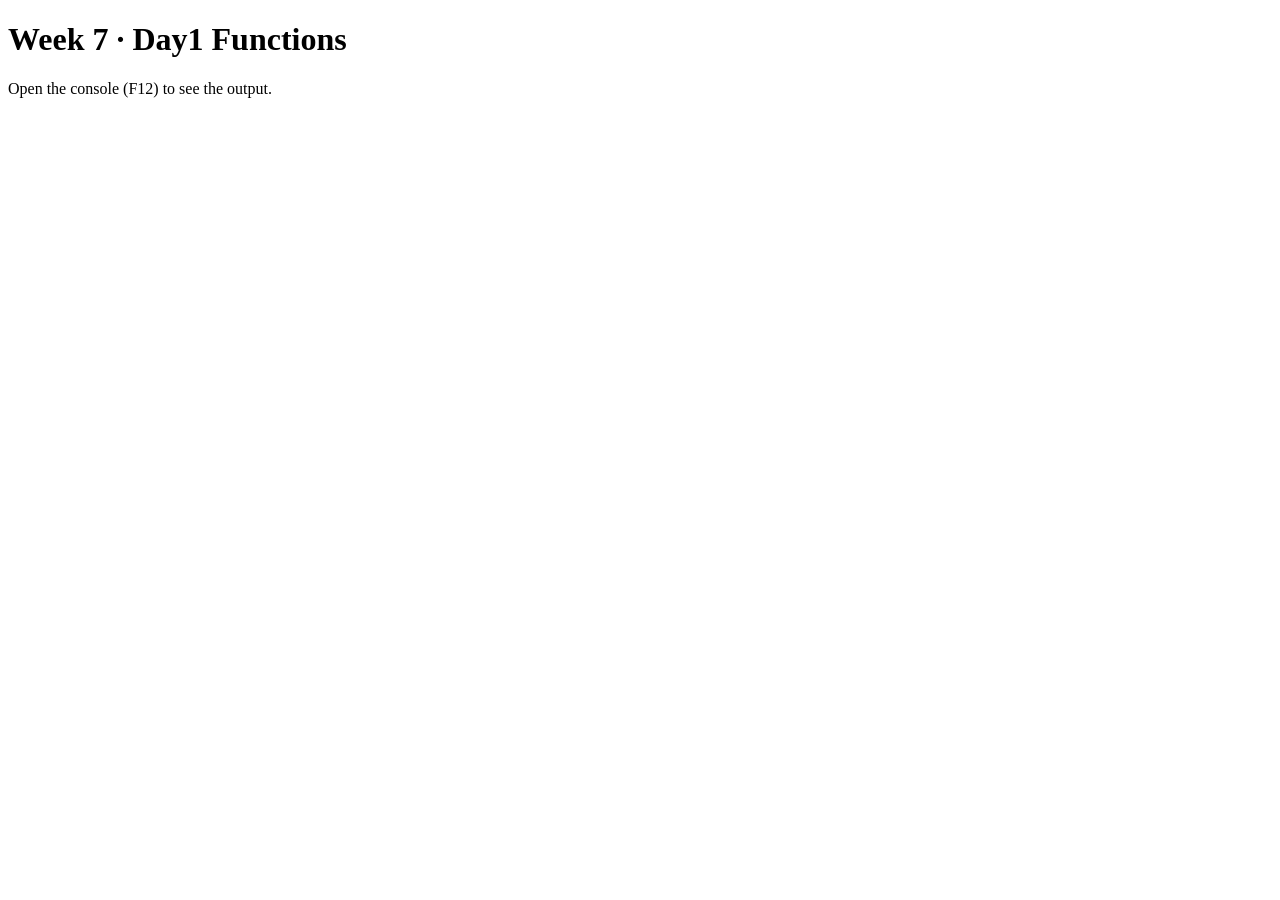
<file: week 7/day1-functions/index.html>
<!DOCTYPE html>
<html lang="en">
<head>
  <meta charset="UTF-8">
  <meta name="viewport" content="width=device-width, initial-scale=1.0">
  <title>Week 7 · Day1 Functions</title>
  <script src="demos.js" defer></script>
</head>
<body>
  <h1>Week 7 · Day1 Functions</h1>
  <p>Open the console (F12) to see the output.</p>
</body>
</html>
</file>
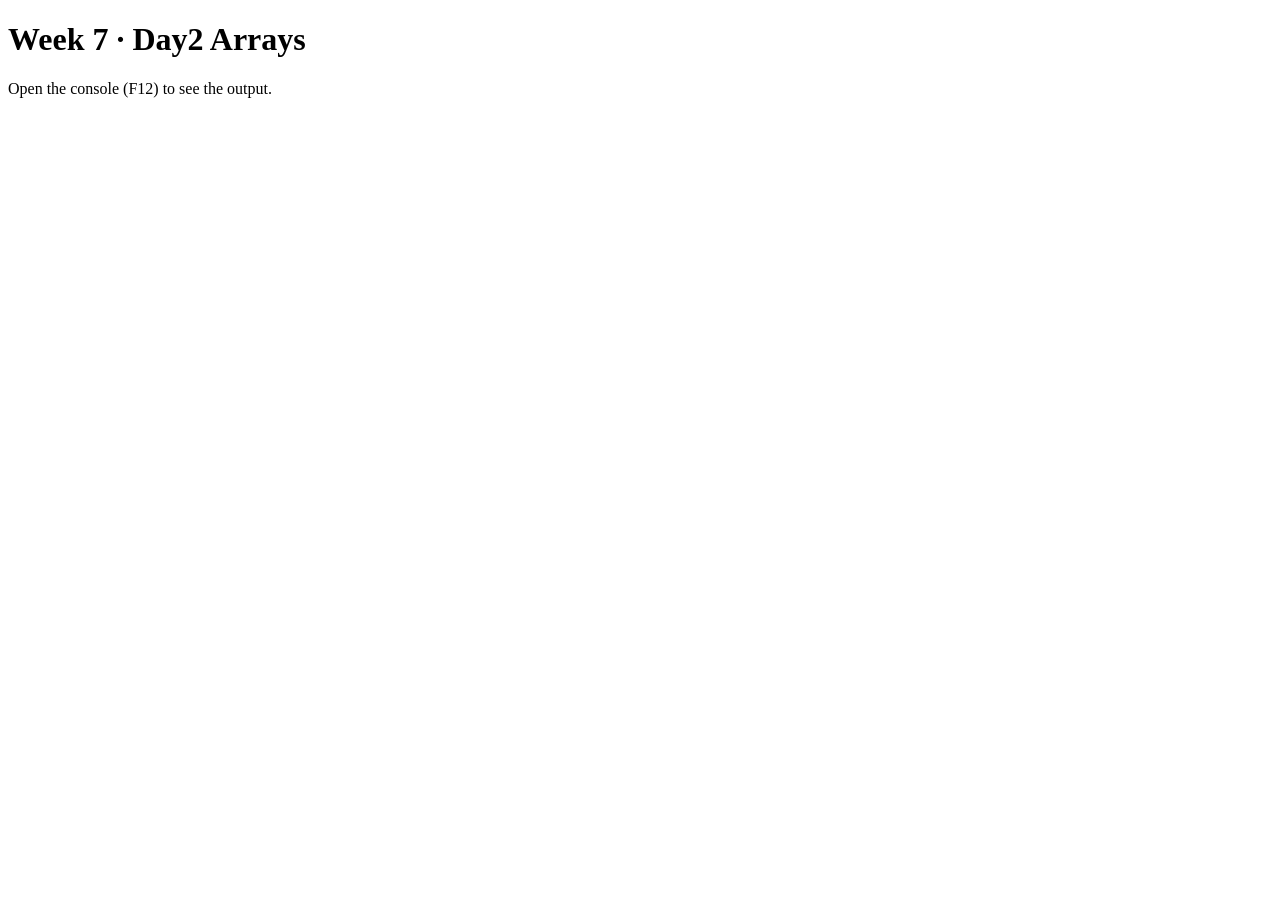
<file: week 7/day2-arrays/index.html>
<!DOCTYPE html>
<html lang="en">
<head>
  <meta charset="UTF-8">
  <meta name="viewport" content="width=device-width, initial-scale=1.0">
  <title>Week 7 · Day2 Arrays</title>
  <script src="demos.js" defer></script>
</head>
<body>
  <h1>Week 7 · Day2 Arrays</h1>
  <p>Open the console (F12) to see the output.</p>
</body>
</html>
</file>
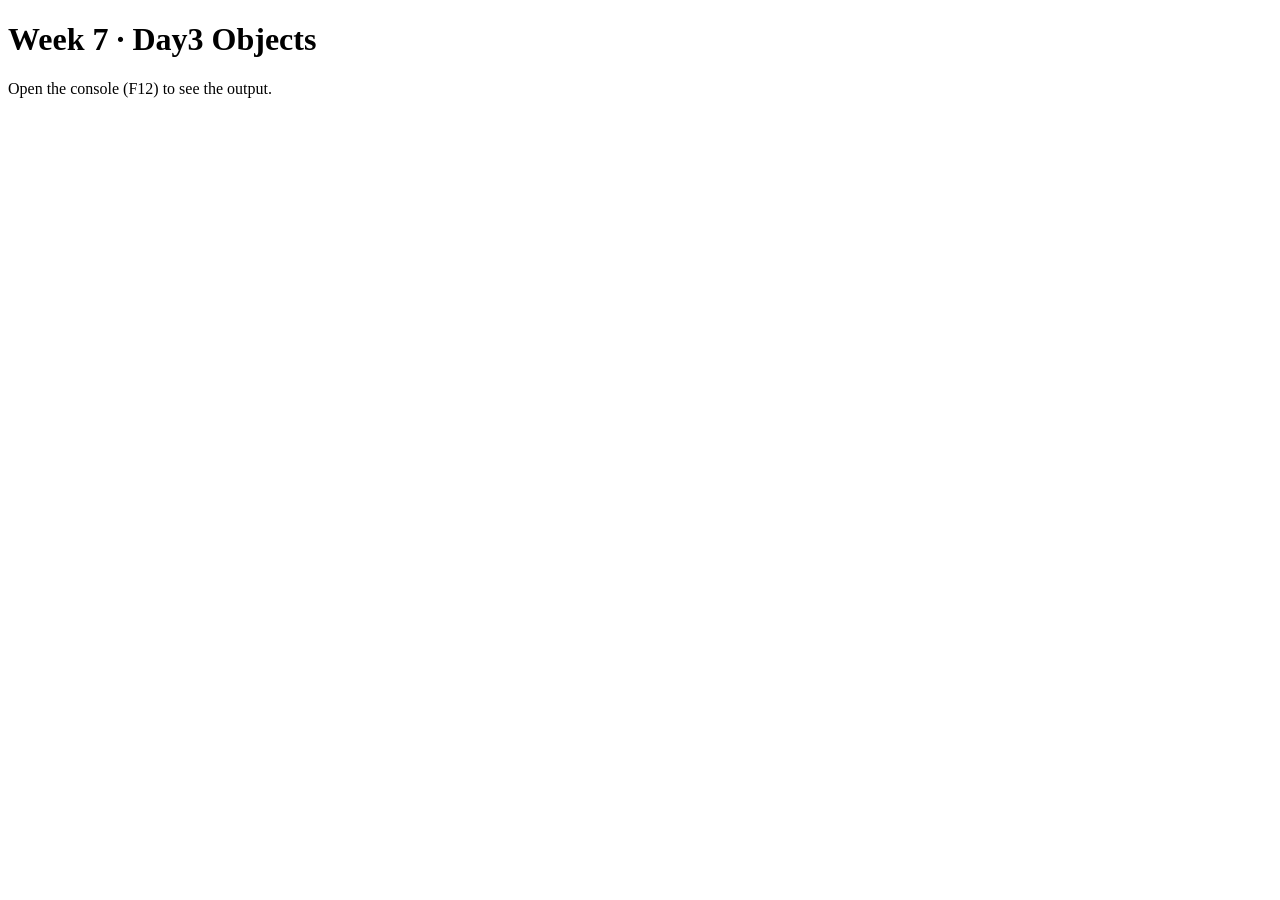
<file: week 7/day3-objects/index.html>
<!DOCTYPE html>
<html lang="en">
<head>
  <meta charset="UTF-8">
  <meta name="viewport" content="width=device-width, initial-scale=1.0">
  <title>Week 7 · Day3 Objects</title>
  <script src="demos.js" defer></script>
</head>
<body>
  <h1>Week 7 · Day3 Objects</h1>
  <p>Open the console (F12) to see the output.</p>
</body>
</html>
</file>
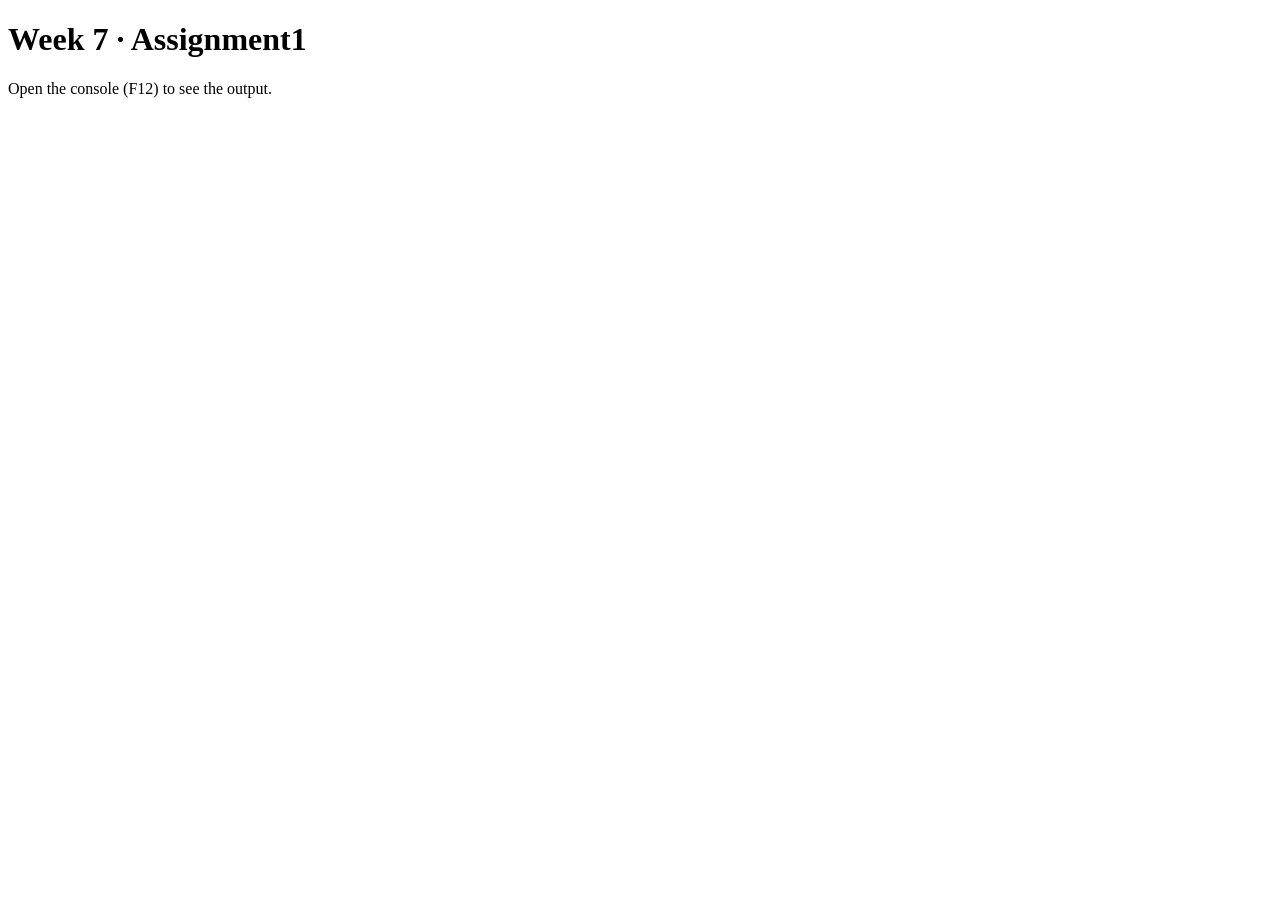
<file: week 7/assignments/assignment1/index.html>
<!DOCTYPE html>
<html lang="en">
<head>
  <meta charset="UTF-8">
  <meta name="viewport" content="width=device-width, initial-scale=1.0">
  <title>Week 7 · Assignment1</title>
  <script src="script.js" defer></script>
</head>
<body>
  <h1>Week 7 · Assignment1</h1>
  <p>Open the console (F12) to see the output.</p>
</body>
</html>
</file>
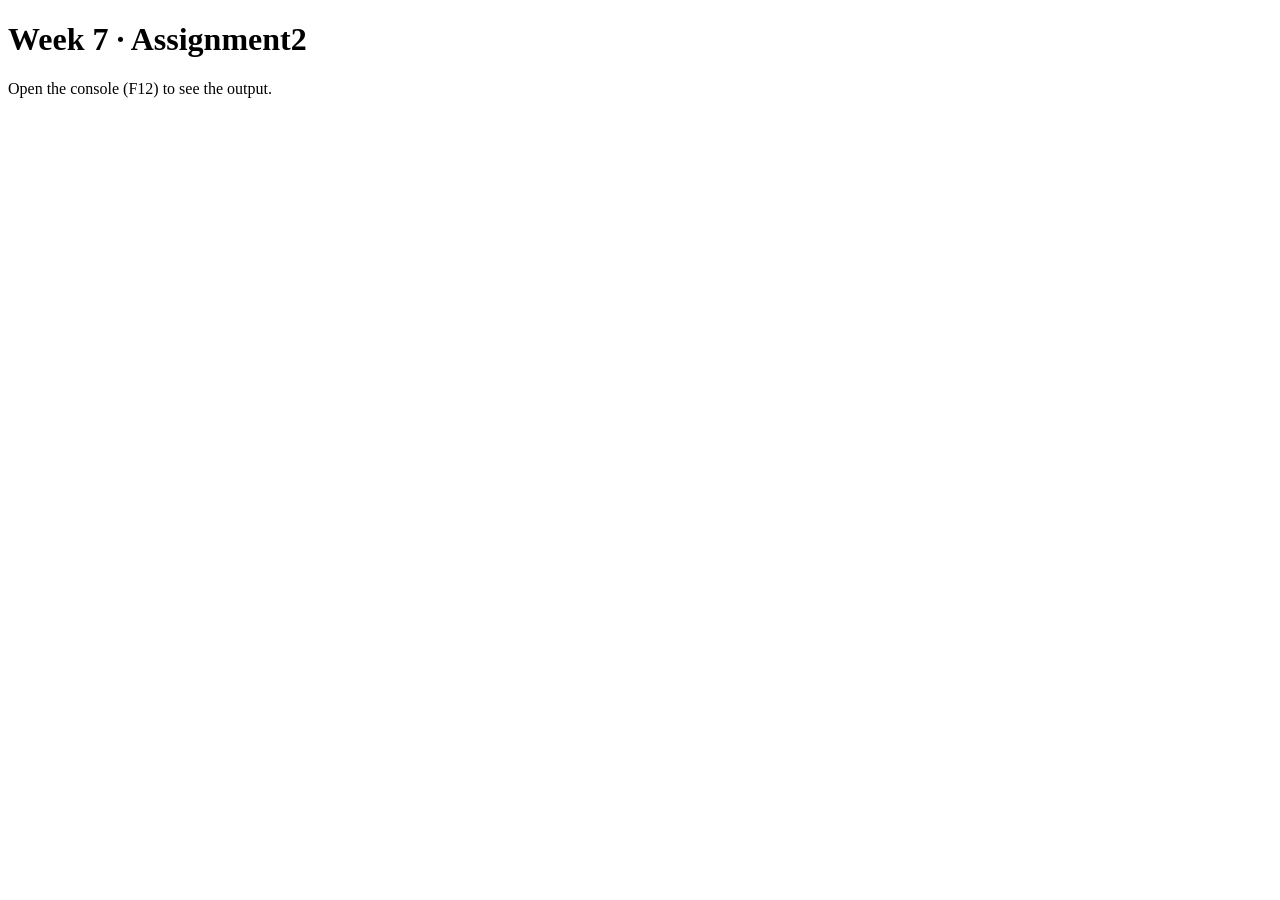
<file: week 7/assignments/assignment2/index.html>
<!DOCTYPE html>
<html lang="en">
<head>
  <meta charset="UTF-8">
  <meta name="viewport" content="width=device-width, initial-scale=1.0">
  <title>Week 7 · Assignment2</title>
  <script src="script.js" defer></script>
</head>
<body>
  <h1>Week 7 · Assignment2</h1>
  <p>Open the console (F12) to see the output.</p>
</body>
</html>
</file>
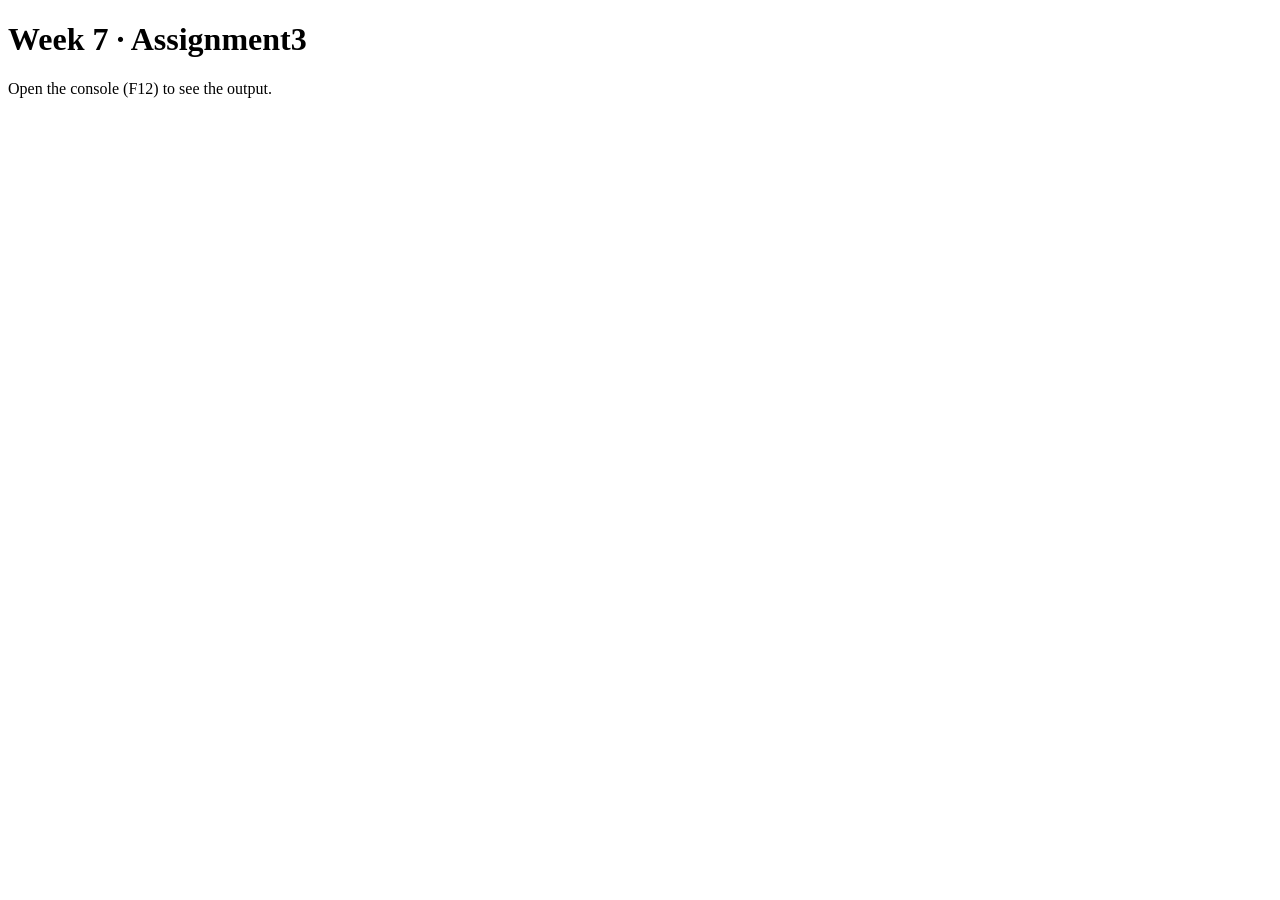
<file: week 7/assignments/assignment3/index.html>
<!DOCTYPE html>
<html lang="en">
<head>
  <meta charset="UTF-8">
  <meta name="viewport" content="width=device-width, initial-scale=1.0">
  <title>Week 7 · Assignment3</title>
  <script src="script.js" defer></script>
</head>
<body>
  <h1>Week 7 · Assignment3</h1>
  <p>Open the console (F12) to see the output.</p>
</body>
</html>
</file>
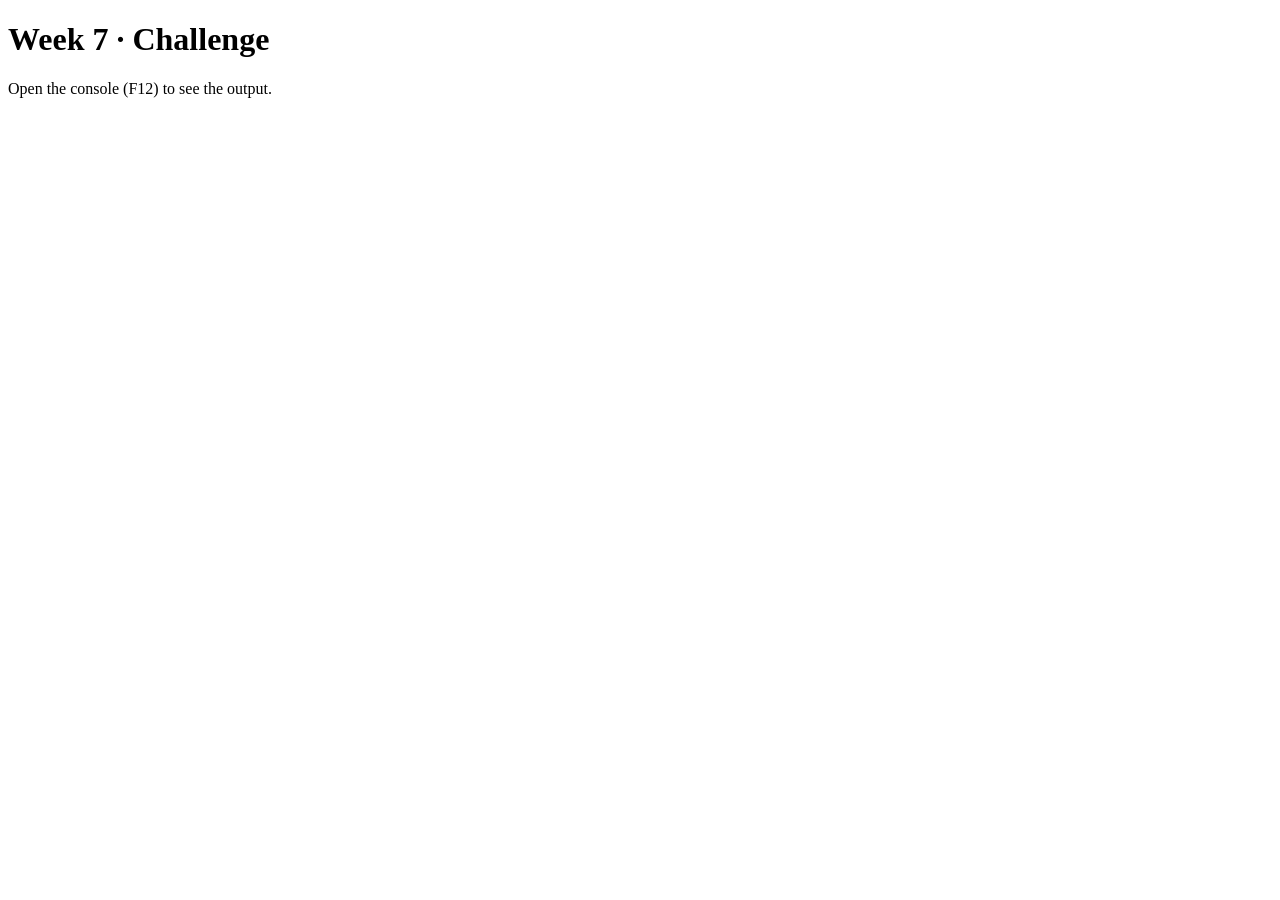
<file: week 7/assignments/challenge/index.html>
<!DOCTYPE html>
<html lang="en">
<head>
  <meta charset="UTF-8">
  <meta name="viewport" content="width=device-width, initial-scale=1.0">
  <title>Week 7 · Challenge</title>
  <script src="script.js" defer></script>
</head>
<body>
  <h1>Week 7 · Challenge</h1>
  <p>Open the console (F12) to see the output.</p>
</body>
</html>
</file>
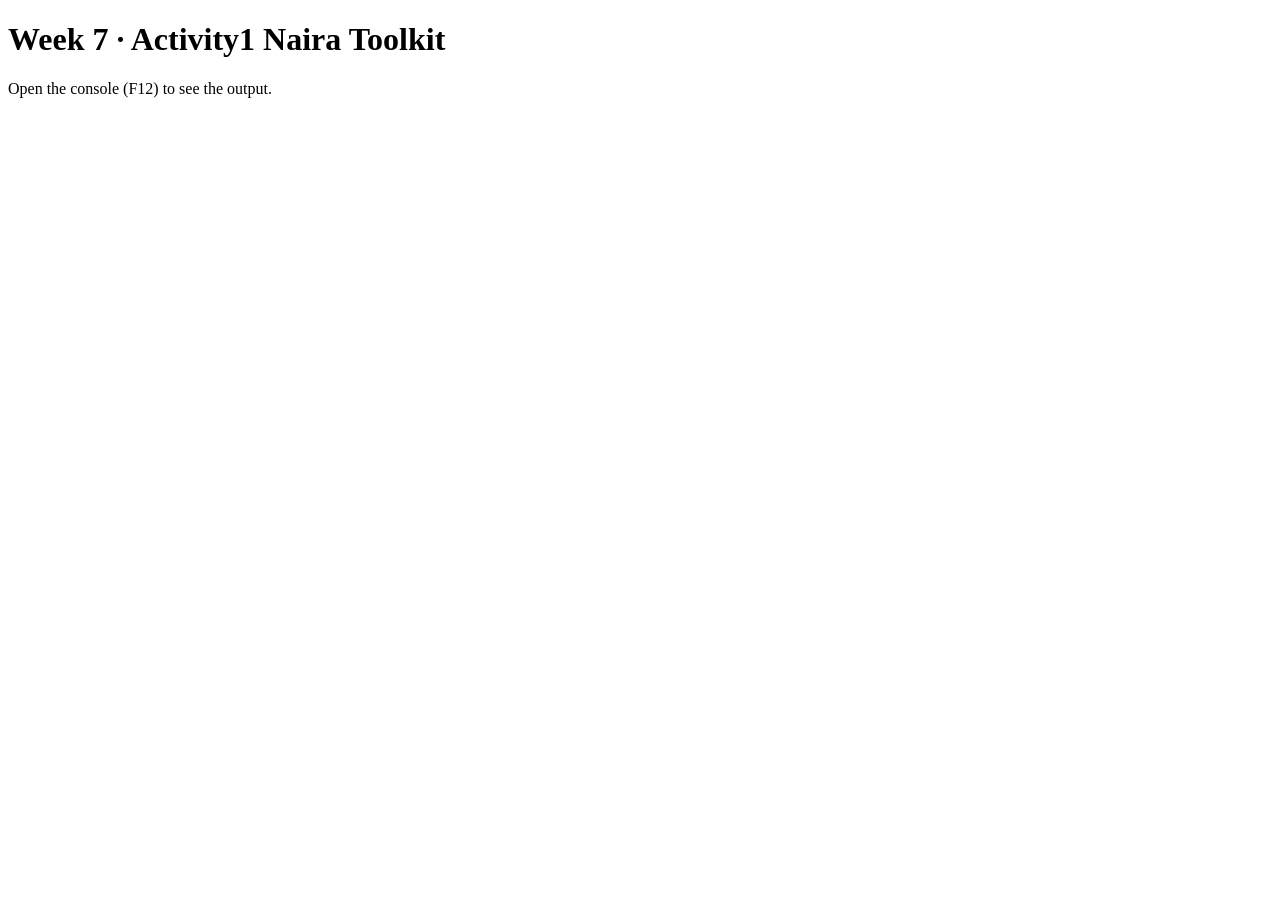
<file: week 7/day1-functions/activity1-naira-toolkit/index.html>
<!DOCTYPE html>
<html lang="en">
<head>
  <meta charset="UTF-8">
  <meta name="viewport" content="width=device-width, initial-scale=1.0">
  <title>Week 7 · Activity1 Naira Toolkit</title>
  <script src="toolkit.js" defer></script>
</head>
<body>
  <h1>Week 7 · Activity1 Naira Toolkit</h1>
  <p>Open the console (F12) to see the output.</p>
</body>
</html>
</file>
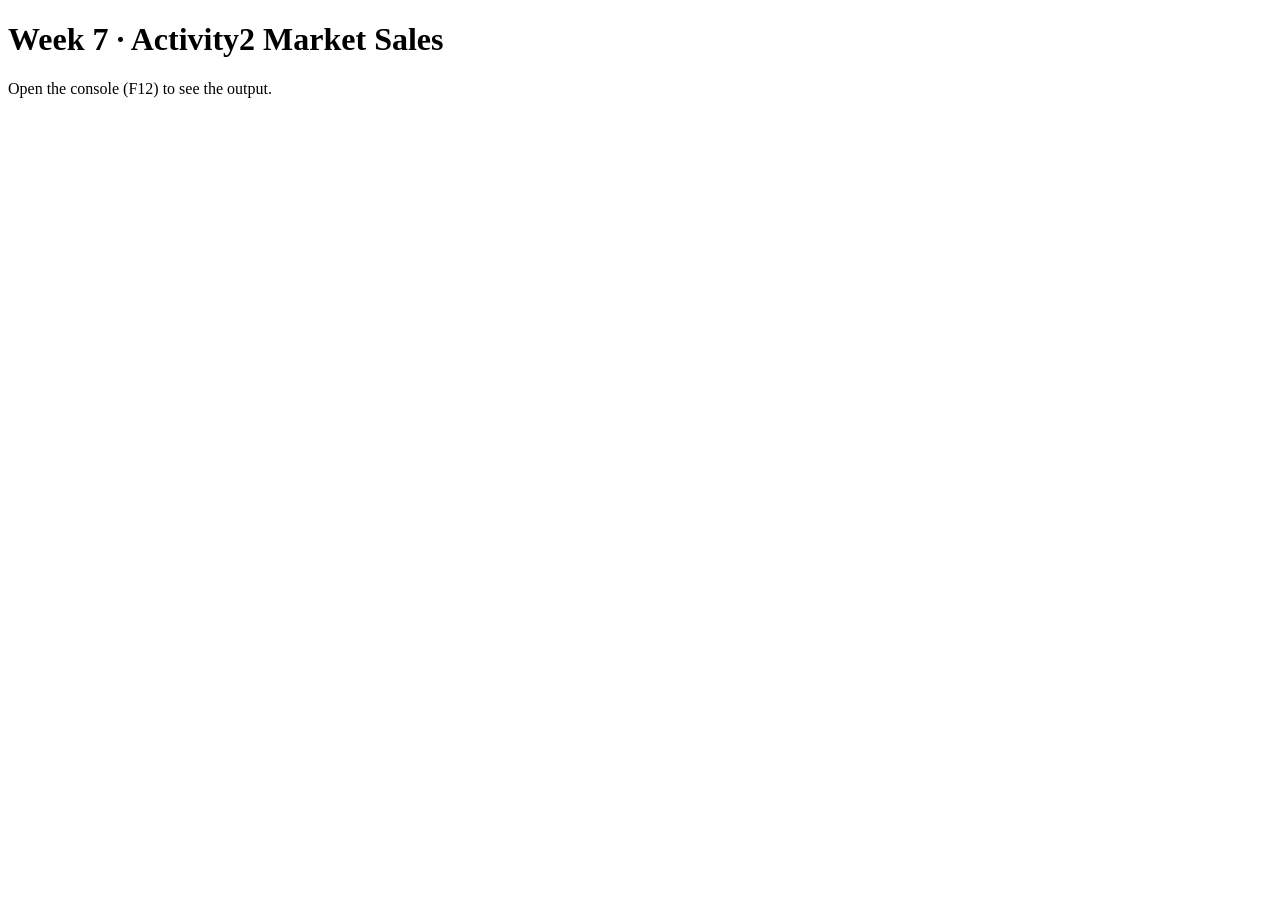
<file: week 7/day2-arrays/activity2-market-sales/index.html>
<!DOCTYPE html>
<html lang="en">
<head>
  <meta charset="UTF-8">
  <meta name="viewport" content="width=device-width, initial-scale=1.0">
  <title>Week 7 · Activity2 Market Sales</title>
  <script src="sales.js" defer></script>
</head>
<body>
  <h1>Week 7 · Activity2 Market Sales</h1>
  <p>Open the console (F12) to see the output.</p>
</body>
</html>
</file>
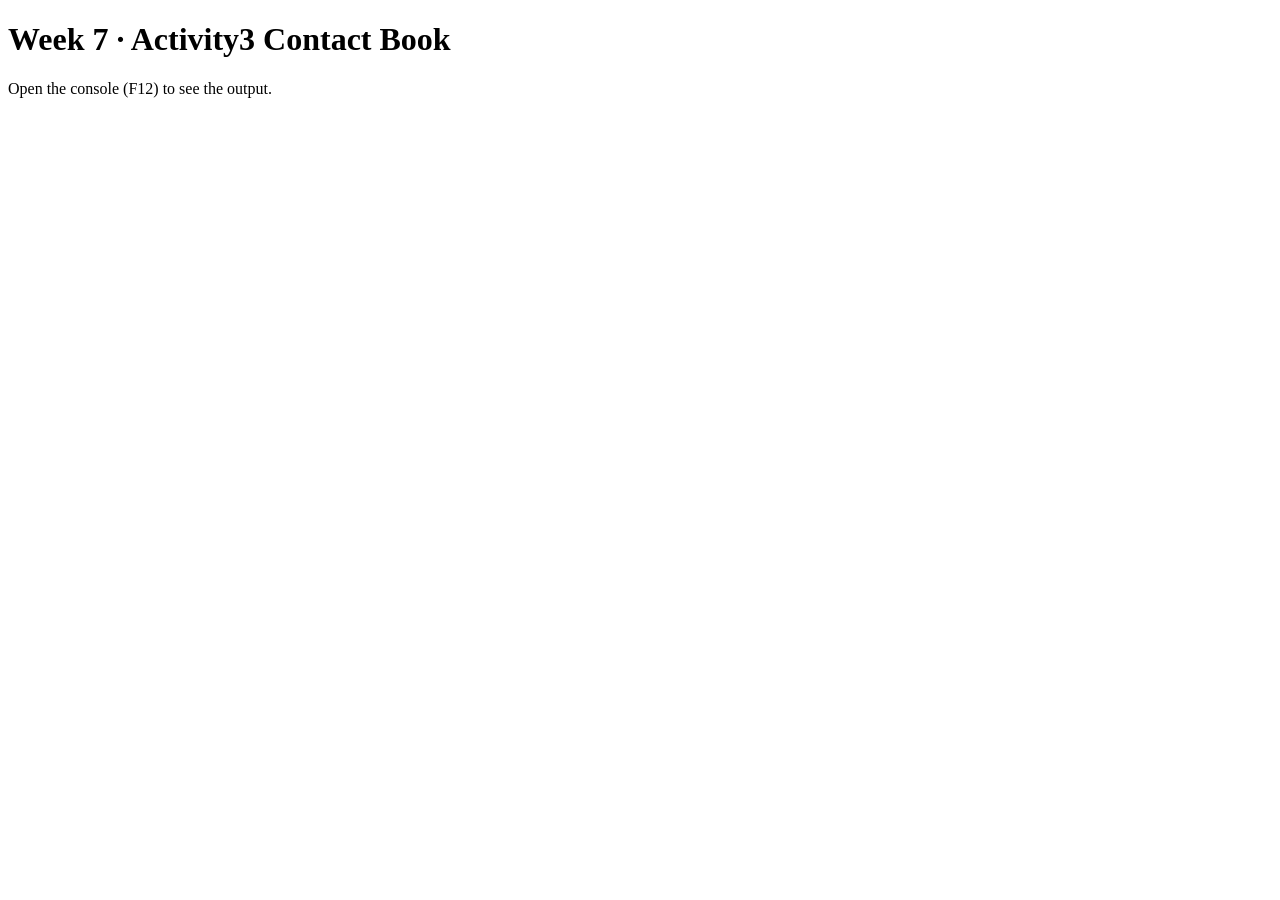
<file: week 7/day3-objects/activity3-contact-book/index.html>
<!DOCTYPE html>
<html lang="en">
<head>
  <meta charset="UTF-8">
  <meta name="viewport" content="width=device-width, initial-scale=1.0">
  <title>Week 7 · Activity3 Contact Book</title>
  <script src="contacts.js" defer></script>
</head>
<body>
  <h1>Week 7 · Activity3 Contact Book</h1>
  <p>Open the console (F12) to see the output.</p>
</body>
</html>
</file>
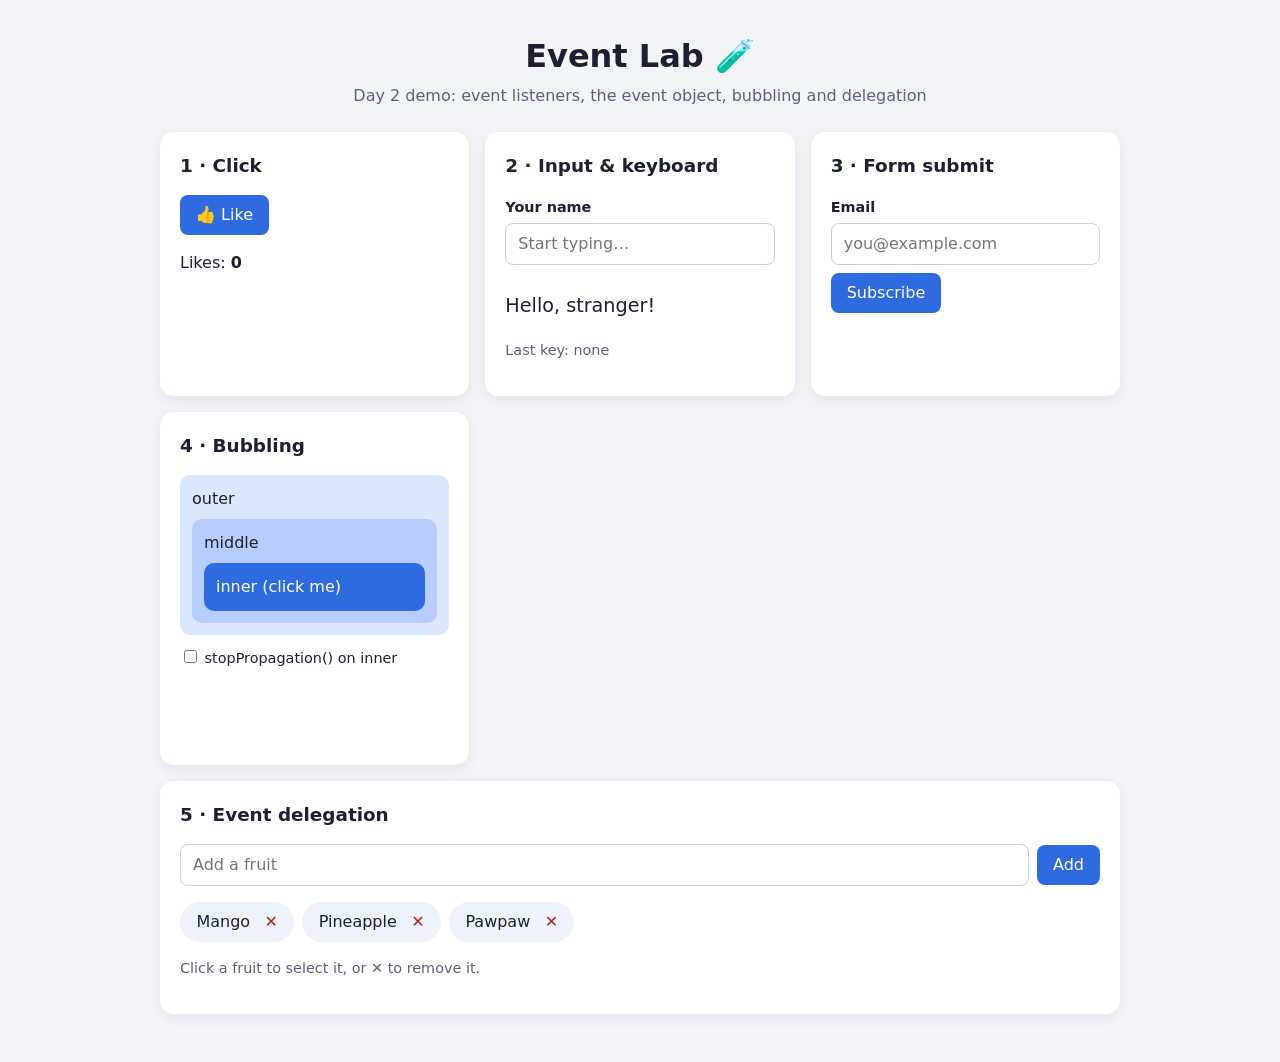
<file: week 8/Day2-Events-Delegation/1-demo/index.html>
<!DOCTYPE html>
<html lang="en">
<head>
  <meta charset="UTF-8">
  <meta name="viewport" content="width=device-width, initial-scale=1.0">
  <title>Day 2 Demo · Event Lab</title>
  <link rel="stylesheet" href="styles.css">
</head>
<body>
  <header class="page-header">
    <h1>Event Lab 🧪</h1>
    <p>Day 2 demo: event listeners, the event object, bubbling and delegation</p>
  </header>

  <main>
    <!-- STATION 1: click -->
    <section class="station">
      <h2>1 · Click</h2>
      <button id="like-btn" type="button">👍 Like</button>
      <p>Likes: <strong id="like-count">0</strong></p>
    </section>

    <!-- STATION 2: input & keyboard -->
    <section class="station">
      <h2>2 · Input &amp; keyboard</h2>
      <label for="name-input">Your name</label>
      <input id="name-input" type="text" placeholder="Start typing…" autocomplete="off">
      <p class="preview">Hello, <span id="name-preview">stranger</span>!</p>
      <p class="hint" id="key-log">Last key: none</p>
    </section>

    <!-- STATION 3: form submit -->
    <section class="station">
      <h2>3 · Form submit</h2>
      <form id="signup-form">
        <label for="email">Email</label>
        <input id="email" type="email" required placeholder="you@example.com">
        <button type="submit">Subscribe</button>
      </form>
      <p id="form-message" class="hint" role="status"></p>
    </section>

    <!-- STATION 4: bubbling -->
    <section class="station">
      <h2>4 · Bubbling</h2>
      <div class="box outer" id="outer">outer
        <div class="box middle" id="middle">middle
          <button class="box inner" id="inner" type="button">inner (click me)</button>
        </div>
      </div>
      <label class="toggle"><input type="checkbox" id="stop-toggle"> stopPropagation() on inner</label>
      <ol id="bubble-log" class="log"></ol>
    </section>

    <!-- STATION 5: delegation -->
    <section class="station wide">
      <h2>5 · Event delegation</h2>
      <form id="add-fruit-form" class="inline-form">
        <label for="fruit-input" class="sr-only">Fruit name</label>
        <input id="fruit-input" type="text" placeholder="Add a fruit" autocomplete="off">
        <button type="submit">Add</button>
      </form>
      <ul id="fruit-list" class="chip-list">
        <li><span>Mango</span> <button type="button" class="remove" aria-label="Remove Mango">✕</button></li>
        <li><span>Pineapple</span> <button type="button" class="remove" aria-label="Remove Pineapple">✕</button></li>
        <li><span>Pawpaw</span> <button type="button" class="remove" aria-label="Remove Pawpaw">✕</button></li>
      </ul>
      <p class="hint" id="fruit-log">Click a fruit to select it, or ✕ to remove it.</p>
    </section>
  </main>

  <script src="demo-start.js"></script>
</body>
</html>
</file>
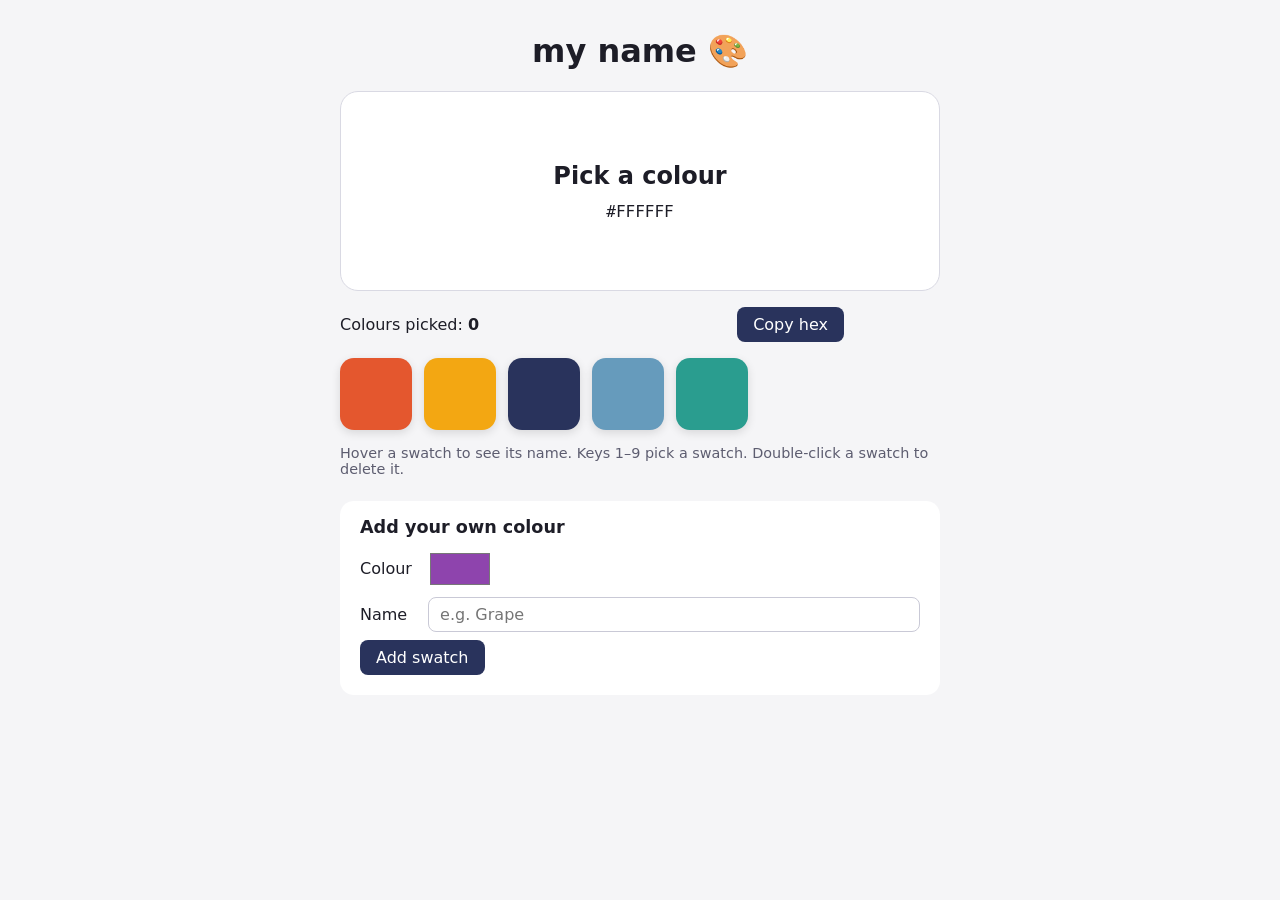
<file: week 8/Day2-Events-Delegation/2-activity/index.html>
<!DOCTYPE html>
<html lang="en">
<head>
  <meta charset="UTF-8">
  <meta name="viewport" content="width=device-width, initial-scale=1.0">
  <title>Day 2 Activity · Colour Palette Picker</title>
  <link rel="stylesheet" href="styles.css">
</head>
<body>
  <main class="app">
    <h1>my name 🎨</h1>

    <section class="preview" id="preview" aria-live="polite">
      <p class="preview-name" id="preview-name">Pick a colour</p>
      <p class="preview-hex" id="preview-hex">#FFFFFF</p>
    </section>

    <div class="toolbar">
      <p>Colours picked: <strong id="pick-count">0</strong></p>
      <button type="button" id="copy-btn">Copy hex</button>
      <span id="copy-status" class="status" role="status"></span>
    </div>

    <ul class="palette" id="palette" aria-label="Colour swatches">
      <li><button type="button" class="swatch" data-color="#E4572E" data-name="Flame" style="background:#E4572E" aria-label="Flame"></button></li>
      <li><button type="button" class="swatch" data-color="#F3A712" data-name="Saffron" style="background:#F3A712" aria-label="Saffron"></button></li>
      <li><button type="button" class="swatch" data-color="#29335C" data-name="Space" style="background:#29335C" aria-label="Space"></button></li>
      <li><button type="button" class="swatch" data-color="#669BBC" data-name="Sky" style="background:#669BBC" aria-label="Sky"></button></li>
      <li><button type="button" class="swatch" data-color="#2A9D8F" data-name="Lagoon" style="background:#2A9D8F" aria-label="Lagoon"></button></li>
    </ul>
    <p class="hint" id="hover-hint">Hover a swatch to see its name. Keys 1–9 pick a swatch. Double-click a swatch to delete it.</p>

    <form id="add-form" class="add-form">
      <h2>Add your own colour</h2>
      <label for="new-color">Colour</label>
      <input type="color" id="new-color" value="#8E44AD">
      <label for="new-name">Name</label>
      <input type="text" id="new-name" placeholder="e.g. Grape" required>
      <button type="submit">Add swatch</button>
    </form>
  </main>

  <script src="activity.js"></script>
</body>
</html>
</file>
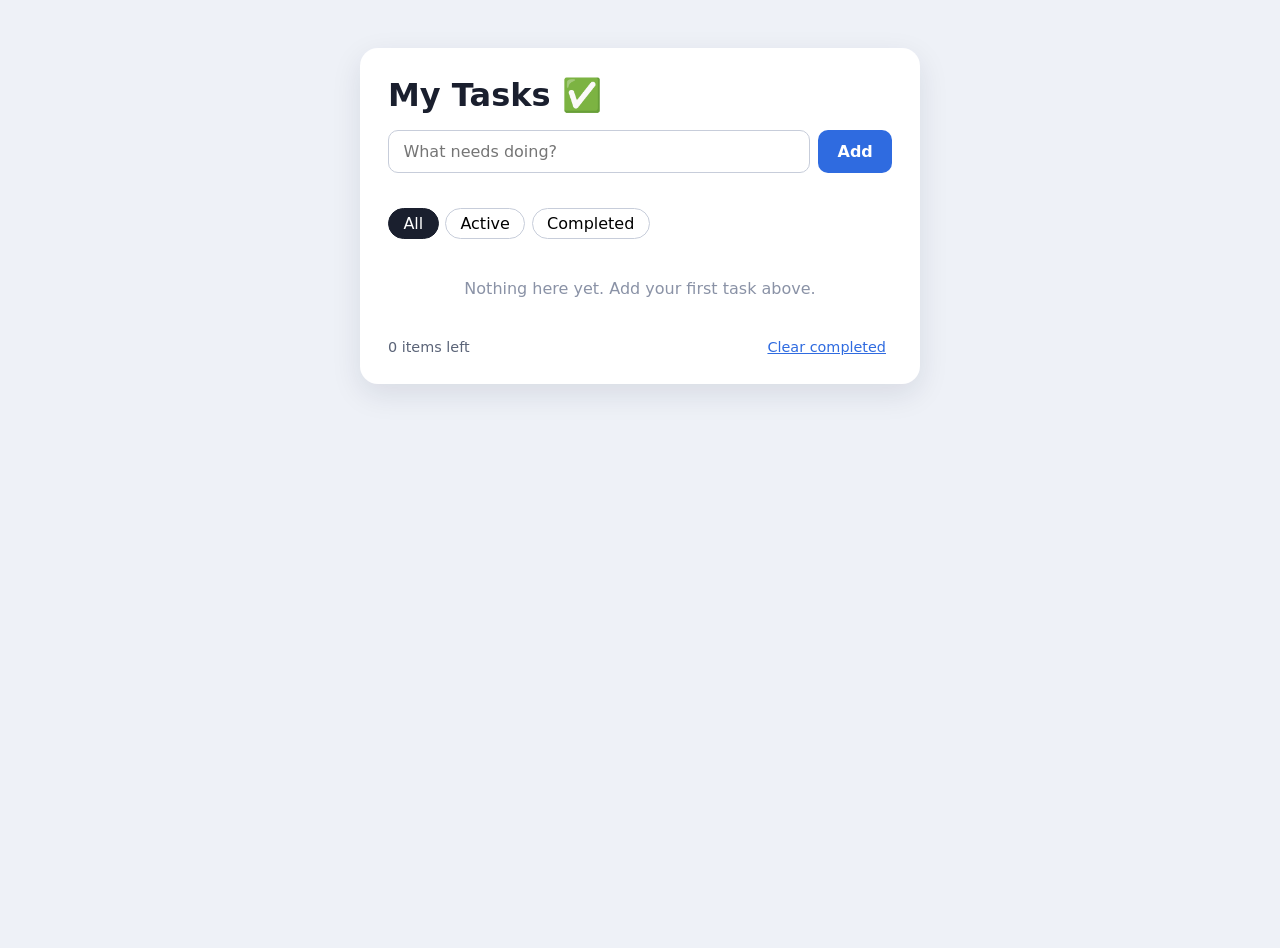
<file: week 8/Day3-Interactive-UI-Todo-Project/1-demo/index.html>
<!DOCTYPE html>
<html lang="en">
<head>
  <meta charset="UTF-8">
  <meta name="viewport" content="width=device-width, initial-scale=1.0">
  <title>Day 3 Demo · To-Do List</title>
  <link rel="stylesheet" href="styles.css">
</head>
<body>
  <main class="todo-app">
    <h1>My Tasks ✅</h1>

    <form id="todo-form" class="todo-form" novalidate>
      <label for="todo-input" class="sr-only">New task</label>
      <input id="todo-input" type="text" placeholder="What needs doing?" autocomplete="off" maxlength="100">
      <button type="submit">Add</button>
    </form>
    <p id="form-error" class="error" role="alert"></p>

    <div class="filters" id="filters" role="group" aria-label="Show tasks">
      <button type="button" class="filter active" data-filter="all" aria-pressed="true">All</button>
      <button type="button" class="filter" data-filter="active" aria-pressed="false">Active</button>
      <button type="button" class="filter" data-filter="completed" aria-pressed="false">Completed</button>
    </div>

    <ul id="todo-list" class="todo-list" aria-label="Tasks"></ul>
    <p id="empty-state" class="empty-state">Nothing here yet. Add your first task above.</p>

    <footer class="todo-footer">
      <span id="items-left">0 items left</span>
      <button type="button" id="clear-completed" class="link-btn">Clear completed</button>
    </footer>
  </main>

  <script src="demo-start.js"></script>
</body>
</html>
</file>
<file: week 8/Day2-Events-Delegation/1-demo/styles.css>
* { box-sizing: border-box; }

body {
  margin: 0;
  font-family: system-ui, -apple-system, "Segoe UI", Roboto, Arial, sans-serif;
  background: #f2f4f8;
  color: #1b2130;
  line-height: 1.5;
}

.page-header { text-align: center; padding: 2rem 1rem .5rem; }
.page-header h1 { margin: 0; }
.page-header p { margin: .25rem 0 0; color: #5a6277; }

main {
  max-width: 1000px;
  margin: 0 auto;
  padding: 1rem 1.25rem 3rem;
  display: grid;
  grid-template-columns: repeat(auto-fit, minmax(280px, 1fr));
  gap: 1rem;
}

.station {
  background: #fff;
  border-radius: 14px;
  padding: 1.25rem;
  box-shadow: 0 4px 14px rgba(20, 30, 60, .07);
}
.station.wide { grid-column: 1 / -1; }
.station h2 { margin-top: 0; font-size: 1.15rem; }

button, input { font: inherit; }
button {
  background: #2f6be0;
  color: #fff;
  border: 0;
  border-radius: 8px;
  padding: .5rem 1rem;
  cursor: pointer;
}
button:focus-visible, input:focus-visible { outline: 3px solid #f59e0b; outline-offset: 2px; }
input[type="text"], input[type="email"] {
  width: 100%;
  padding: .5rem .75rem;
  border: 1px solid #c9cfdc;
  border-radius: 8px;
  margin: .25rem 0 .5rem;
}
label { font-weight: 600; font-size: .9rem; }
.hint { color: #5a6277; font-size: .9rem; }
.preview { font-size: 1.2rem; }

.box { display: block; border-radius: 10px; padding: .75rem; margin-top: .5rem; color: #1b2130; text-align: left; width: 100%; }
.outer { background: #dbe6ff; }
.middle { background: #b7ccff; }
.inner { background: #2f6be0; color: #fff; }
.box.flash { outline: 3px solid #f59e0b; }
.toggle { display: block; margin-top: .75rem; font-weight: 400; }
.log { font-family: ui-monospace, Consolas, monospace; font-size: .85rem; min-height: 3rem; }

.inline-form { display: flex; gap: .5rem; align-items: center; }
.inline-form input { margin: 0; }

.chip-list { list-style: none; padding: 0; display: flex; flex-wrap: wrap; gap: .5rem; }
.chip-list li {
  background: #eef2fb;
  border: 2px solid transparent;
  border-radius: 999px;
  padding: .3rem .4rem .3rem .9rem;
  display: flex;
  align-items: center;
  gap: .4rem;
  cursor: pointer;
}
.chip-list li.selected { border-color: #2f6be0; background: #dbe6ff; }
.chip-list .remove { background: transparent; color: #b42318; padding: .1rem .5rem; border-radius: 999px; }
.chip-list .remove:hover { background: #fde2e0; }

.sr-only {
  position: absolute; width: 1px; height: 1px; padding: 0; margin: -1px;
  overflow: hidden; clip: rect(0, 0, 0, 0); white-space: nowrap; border: 0;
}
</file>
<file: week 8/Day2-Events-Delegation/2-activity/styles.css>
* { box-sizing: border-box; }

body {
  margin: 0;
  font-family: system-ui, -apple-system, "Segoe UI", Roboto, Arial, sans-serif;
  background: #f5f5f7;
  color: #1d1d27;
}

.app { max-width: 640px; margin: 2rem auto; padding: 0 1.25rem; }
h1 { text-align: center; }

.preview {
  height: 200px;
  border-radius: 18px;
  background: #ffffff;
  border: 1px solid #d9d9e3;
  display: flex;
  flex-direction: column;
  justify-content: center;
  align-items: center;
  transition: background .25s;
}
.preview p { margin: 0; background: rgba(255, 255, 255, .85); padding: .2rem .8rem; border-radius: 8px; }
.preview-name { font-size: 1.5rem; font-weight: 700; }
.preview-hex { font-family: ui-monospace, Consolas, monospace; margin-top: .4rem !important; }

.toolbar { display: flex; align-items: center; gap: 1rem; margin: 1rem 0; }
.toolbar p { margin: 0; flex: 1; }
.status { color: #1f8a5b; font-weight: 600; min-width: 5rem; }

button, input { font: inherit; }
button {
  background: #29335c;
  color: #fff;
  border: 0;
  border-radius: 8px;
  padding: .5rem 1rem;
  cursor: pointer;
}
button:focus-visible, input:focus-visible { outline: 3px solid #f3a712; outline-offset: 2px; }

.palette { list-style: none; padding: 0; margin: 0; display: flex; flex-wrap: wrap; gap: .75rem; }
.swatch {
  width: 72px;
  height: 72px;
  border-radius: 14px;
  border: 4px solid transparent;
  padding: 0;
  box-shadow: 0 3px 10px rgba(0, 0, 0, .12);
}
.swatch.selected { border-color: #1d1d27; transform: scale(1.08); }
.hint { color: #5d5d70; font-size: .9rem; }

.add-form {
  margin-top: 1.5rem;
  background: #fff;
  border-radius: 14px;
  padding: 1rem 1.25rem 1.25rem;
  display: grid;
  grid-template-columns: auto 1fr;
  gap: .5rem 1rem;
  align-items: center;
}
.add-form h2 { grid-column: 1 / -1; margin: 0 0 .25rem; font-size: 1.1rem; }
.add-form button { grid-column: 1 / -1; justify-self: start; }
.add-form input[type="text"] { padding: .45rem .7rem; border: 1px solid #c9c9d6; border-radius: 8px; }
.add-form input[type="color"] { width: 64px; height: 40px; border: 0; padding: 0; background: none; }
</file>
<file: week 8/Day3-Interactive-UI-Todo-Project/1-demo/styles.css>
* { box-sizing: border-box; }

body {
  margin: 0;
  min-height: 100vh;
  font-family: system-ui, -apple-system, "Segoe UI", Roboto, Arial, sans-serif;
  background: #eef1f7;
  color: #1a1f2e;
}

.todo-app {
  max-width: 560px;
  margin: 3rem auto;
  background: #fff;
  border-radius: 18px;
  padding: 1.75rem;
  box-shadow: 0 10px 30px rgba(20, 30, 60, .1);
}

h1 { margin: 0 0 1rem; }

button, input { font: inherit; }
button:focus-visible, input:focus-visible { outline: 3px solid #f59e0b; outline-offset: 2px; }

.todo-form { display: flex; gap: .5rem; }
.todo-form input {
  flex: 1;
  padding: .7rem .9rem;
  border: 1px solid #c7cdda;
  border-radius: 10px;
}
.todo-form button, .primary {
  background: #2f6be0;
  color: #fff;
  border: 0;
  border-radius: 10px;
  padding: .7rem 1.2rem;
  cursor: pointer;
  font-weight: 600;
}
.error { color: #b42318; min-height: 1.4em; margin: .4rem 0 0; font-size: .9rem; }

.filters { display: flex; gap: .4rem; margin: .5rem 0 1rem; }
.filter { background: none; border: 1px solid #c7cdda; border-radius: 999px; padding: .3rem .9rem; cursor: pointer; }
.filter.active { background: #1a1f2e; border-color: #1a1f2e; color: #fff; }

.todo-list { list-style: none; padding: 0; margin: 0; }
.todo-item {
  display: flex;
  align-items: center;
  gap: .75rem;
  padding: .7rem .25rem;
  border-bottom: 1px solid #eceff5;
}
.todo-item input[type="checkbox"] { width: 1.2rem; height: 1.2rem; accent-color: #22a06b; cursor: pointer; }
.todo-text { flex: 1; word-break: break-word; }
.todo-item.completed .todo-text { text-decoration: line-through; color: #8a92a6; }
.delete {
  background: none;
  border: 0;
  color: #b42318;
  font-size: 1.1rem;
  cursor: pointer;
  border-radius: 6px;
  padding: .2rem .5rem;
  opacity: .6;
}
.delete:hover, .delete:focus-visible { opacity: 1; background: #fde2e0; }

.empty-state { text-align: center; color: #8a92a6; padding: 1.5rem 0; }
.todo-footer { display: flex; justify-content: space-between; align-items: center; margin-top: 1rem; color: #5b6478; font-size: .9rem; }
.link-btn { background: none; border: 0; color: #2f6be0; cursor: pointer; text-decoration: underline; }
.link-btn:disabled { color: #b8bfcf; cursor: default; text-decoration: none; }

.sr-only {
  position: absolute; width: 1px; height: 1px; padding: 0; margin: -1px;
  overflow: hidden; clip: rect(0, 0, 0, 0); white-space: nowrap; border: 0;
}
</file>
